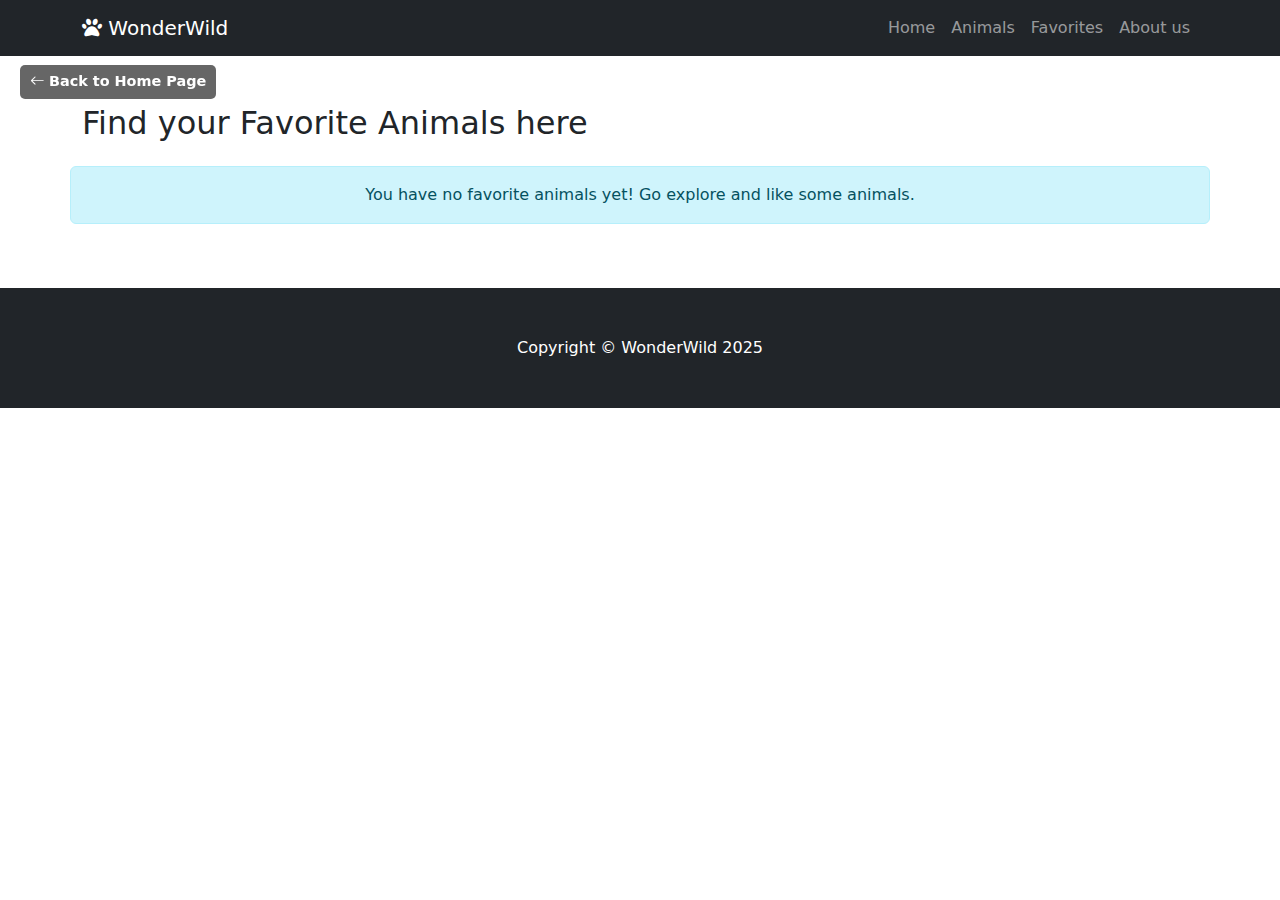
<file: favorite.html>
<!DOCTYPE html>
<html lang="en">

<head>
    <meta charset="utf-8" />
    <meta name="viewport" content="width=device-width, initial-scale=1, shrink-to-fit=no" />
    <title>WonderWild: Your Favorites</title>
    <link rel="stylesheet" href="css/styles.css" />
    <link rel="stylesheet" href="https://cdn.jsdelivr.net/npm/bootstrap-icons@1.10.5/font/bootstrap-icons.css">
    <link rel="stylesheet" href="https://cdnjs.cloudflare.com/ajax/libs/font-awesome/6.4.0/css/all.min.css">
</head>

<body data-continent="Africa">
    <div id="navbar-placeholder"></div>

    <a href="/index.html" style="position: fixed; top: 65px; left: 20px; z-index: 1000; 
          background-color: rgba(0,0,0,0.6); color: white; 
          padding: 6px 10px; border-radius: 5px; text-decoration: none; 
          font-weight: bold; font-size: 0.9rem;">
        <i class="bi bi-arrow-left"></i> Back to Home Page
    </a>

    <div class="container my-5">
        <h2 class="mb-4">Find your Favorite Animals here</h2>
        <div id="favorites-section" class="row"></div>
    </div>

    <footer class="py-5 bg-dark">
        <div class="container">
            <p class="m-0 text-center text-white">Copyright &copy; WonderWild 2025</p>
        </div>
    </footer>

    <script>
        // Load navbar
        fetch("components/nav.html")
            .then(res => res.text())
            .then(html => document.getElementById("navbar-placeholder").innerHTML = html);
    </script>

    <script src="../js/favorite.js"></script>
</body>

</html>
</file>
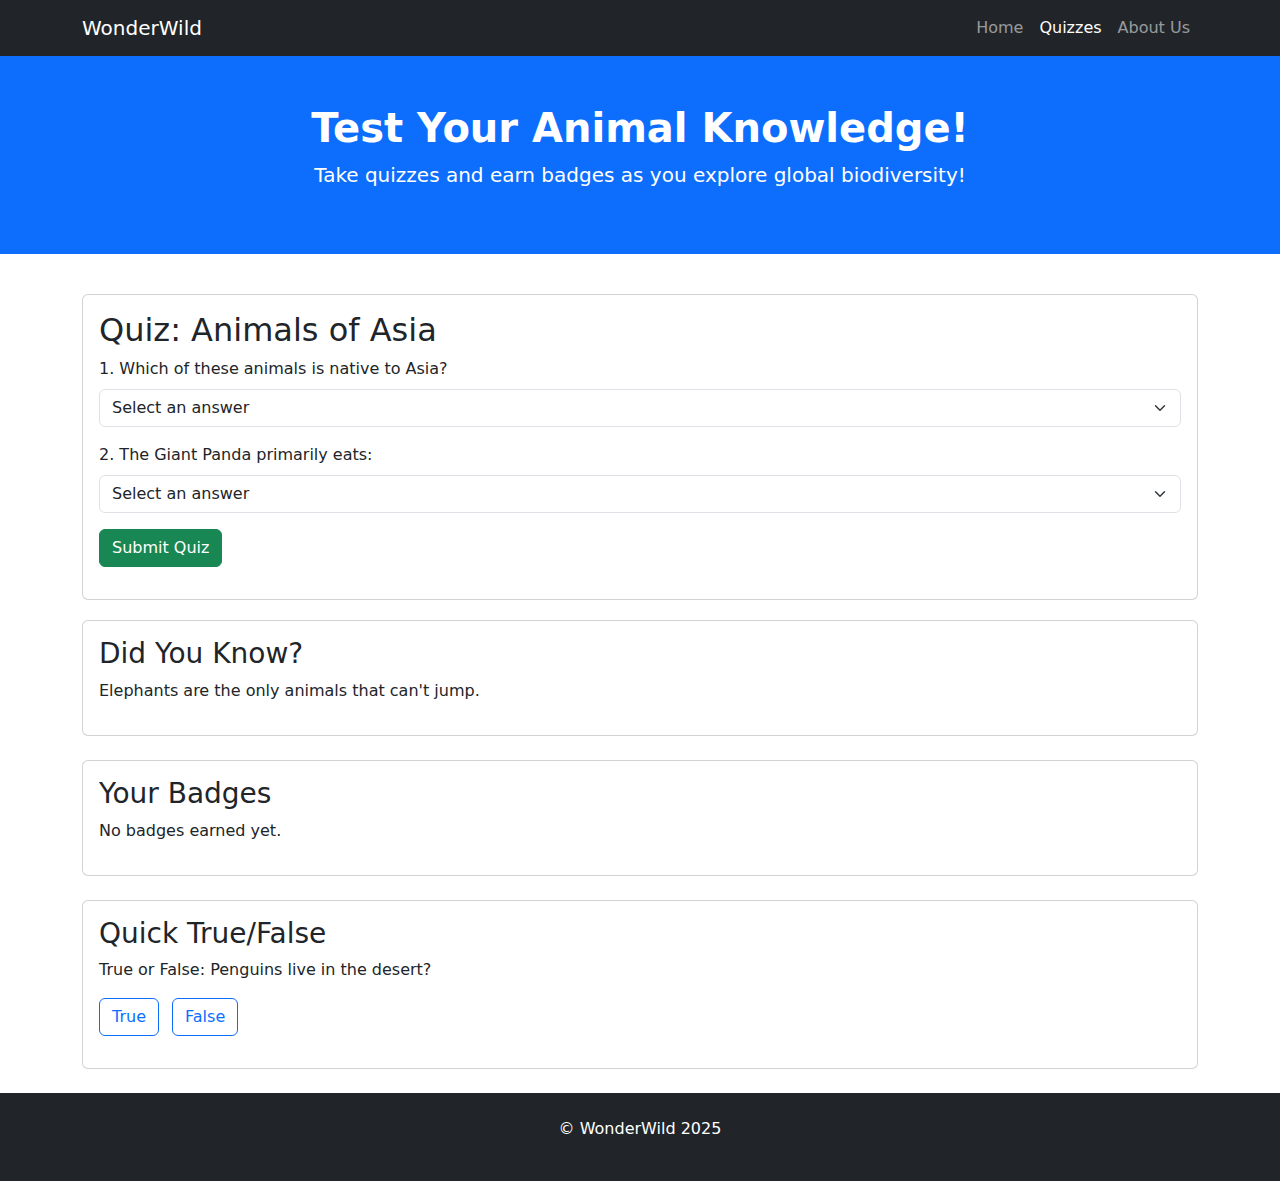
<file: Quizzes.html>
<!DOCTYPE html>
<html lang="en">
<head>
    <meta charset="UTF-8">
    <meta name="viewport" content="width=device-width, initial-scale=1.0">
    <title>WonderWild Quizzes</title>
    <!-- Favicon -->
    <link rel="icon" type="image/x-icon" href="assets/favicon.ico" />
    <!-- Global Stylesheet -->
    <link rel="stylesheet" href="css/styles.css">
    <!-- Bootstrap -->
    <link href="https://cdn.jsdelivr.net/npm/bootstrap@5.2.3/dist/css/bootstrap.min.css" rel="stylesheet">
    <!-- Custom Quiz Styles -->
    <style>
        .quiz-container { margin-top: 40px; }
        .quiz-card { margin-bottom: 20px; }
        .feedback { font-weight: bold; margin-top: 10px; }
        .badge-earned { background-color: #0d6efd; color: white; }
    </style>
</head>
<body>
    <!-- Navbar -->
    <nav class="navbar navbar-expand-lg navbar-dark bg-dark">
        <div class="container">
            <a class="navbar-brand" href="index.html">WonderWild</a>
            <button class="navbar-toggler" type="button" data-bs-toggle="collapse" data-bs-target="#navbarNav"
                aria-controls="navbarNav" aria-expanded="false" aria-label="Toggle navigation">
                <span class="navbar-toggler-icon"></span>
            </button>
            <div class="collapse navbar-collapse" id="navbarNav">
                <ul class="navbar-nav ms-auto">
                    <li class="nav-item"><a class="nav-link" href="index.html">Home</a></li>
                    <li class="nav-item"><a class="nav-link active" href="Quizzes.html">Quizzes</a></li>
                    <li class="nav-item"><a class="nav-link" href="about.html">About Us</a></li>
                </ul>
            </div>
        </div>
    </nav>

    <!-- Page Header -->
    <header class="py-5 text-center bg-primary text-white">
        <h1 class="fw-bold">Test Your Animal Knowledge!</h1>
        <p class="lead">Take quizzes and earn badges as you explore global biodiversity!</p>
    </header>

    <!-- Main Quiz Content -->
    <div class="container quiz-container">
        <!-- Quiz Block 1 -->
        <div class="card quiz-card">
            <div class="card-body">
                <h2 class="card-title">Quiz: Animals of Asia</h2>
                <form id="quizAsia">
                    <div class="mb-3">
                        <label for="q1" class="form-label">1. Which of these animals is native to Asia?</label>
                        <select id="q1" class="form-select">
                            <option value="">Select an answer</option>
                            <option value="tiger">Tiger</option>
                            <option value="lion">Lion</option>
                            <option value="penguin">Penguin</option>
                        </select>
                    </div>
                    <div class="mb-3">
                        <label for="q2" class="form-label">2. The Giant Panda primarily eats:</label>
                        <select id="q2" class="form-select">
                            <option value="">Select an answer</option>
                            <option value="bamboo">Bamboo</option>
                            <option value="fish">Fish</option>
                            <option value="insects">Insects</option>
                        </select>
                    </div>
                    <button type="button" class="btn btn-success" onclick="checkQuiz()">Submit Quiz</button>
                    <p id="feedback" class="feedback"></p>
                </form>
            </div>
        </div>

        <!-- Fun Fact Block -->
        <div class="card mb-4">
            <div class="card-body">
                <h3>Did You Know?</h3>
                <p id="funFact">Loading a random animal fact...</p>
            </div>
        </div>

        <!-- Badge Block -->
        <div class="card mb-4">
            <div class="card-body">
                <h3>Your Badges</h3>
                <p id="badges">No badges earned yet.</p>
            </div>
        </div>

        <!-- Another Quiz or Interactive Section -->
        <div class="card mb-4">
            <div class="card-body">
                <h3>Quick True/False</h3>
                <p>True or False: Penguins live in the desert?</p>
                <button class="btn btn-outline-primary me-2" onclick="checkTF(true)">True</button>
                <button class="btn btn-outline-primary" onclick="checkTF(false)">False</button>
                <p id="tfFeedback" class="feedback"></p>
            </div>
        </div>
    </div>

    <!-- Footer -->
    <footer class="py-4 bg-dark text-white text-center">
        <p>&copy; WonderWild 2025</p>
    </footer>

    <!-- Bootstrap JS -->
    <script src="https://cdn.jsdelivr.net/npm/bootstrap@5.2.3/dist/js/bootstrap.bundle.min.js"></script>
    <!-- Custom JS -->
    <script>
        // Fun facts array
        const funFacts = [
            "Elephants are the only animals that can't jump.",
            "A group of flamingos is called a 'flamboyance'.",
            "Sloths can hold their breath longer than dolphins.",
            "Koalas sleep up to 22 hours a day."
        ];

        // Display random fun fact
        document.getElementById('funFact').innerText = funFacts[Math.floor(Math.random() * funFacts.length)];

        // Quiz scoring
        function checkQuiz() {
            let score = 0;
            const q1 = document.getElementById('q1').value;
            const q2 = document.getElementById('q2').value;

            if(q1 === "tiger") score++;
            if(q2 === "bamboo") score++;

            let feedbackText = `You scored ${score}/2! `;
            if(score === 2) {
                feedbackText += "Congratulations! You've earned the Asia Expert badge!";
                document.getElementById('badges').innerHTML = '<span class="badge badge-earned">Asia Expert</span>';
            }
            document.getElementById('feedback').innerText = feedbackText;
        }

        // True/False quiz
        function checkTF(answer) {
            const correct = false; // penguins do not live in deserts
            const feedbackEl = document.getElementById('tfFeedback');
            if(answer === correct) feedbackEl.innerText = "Correct! Penguins do not live in deserts.";
            else feedbackEl.innerText = "Incorrect. Penguins are adapted to cold or aquatic regions.";
        }
    </script>
</body>
</html>
</file>
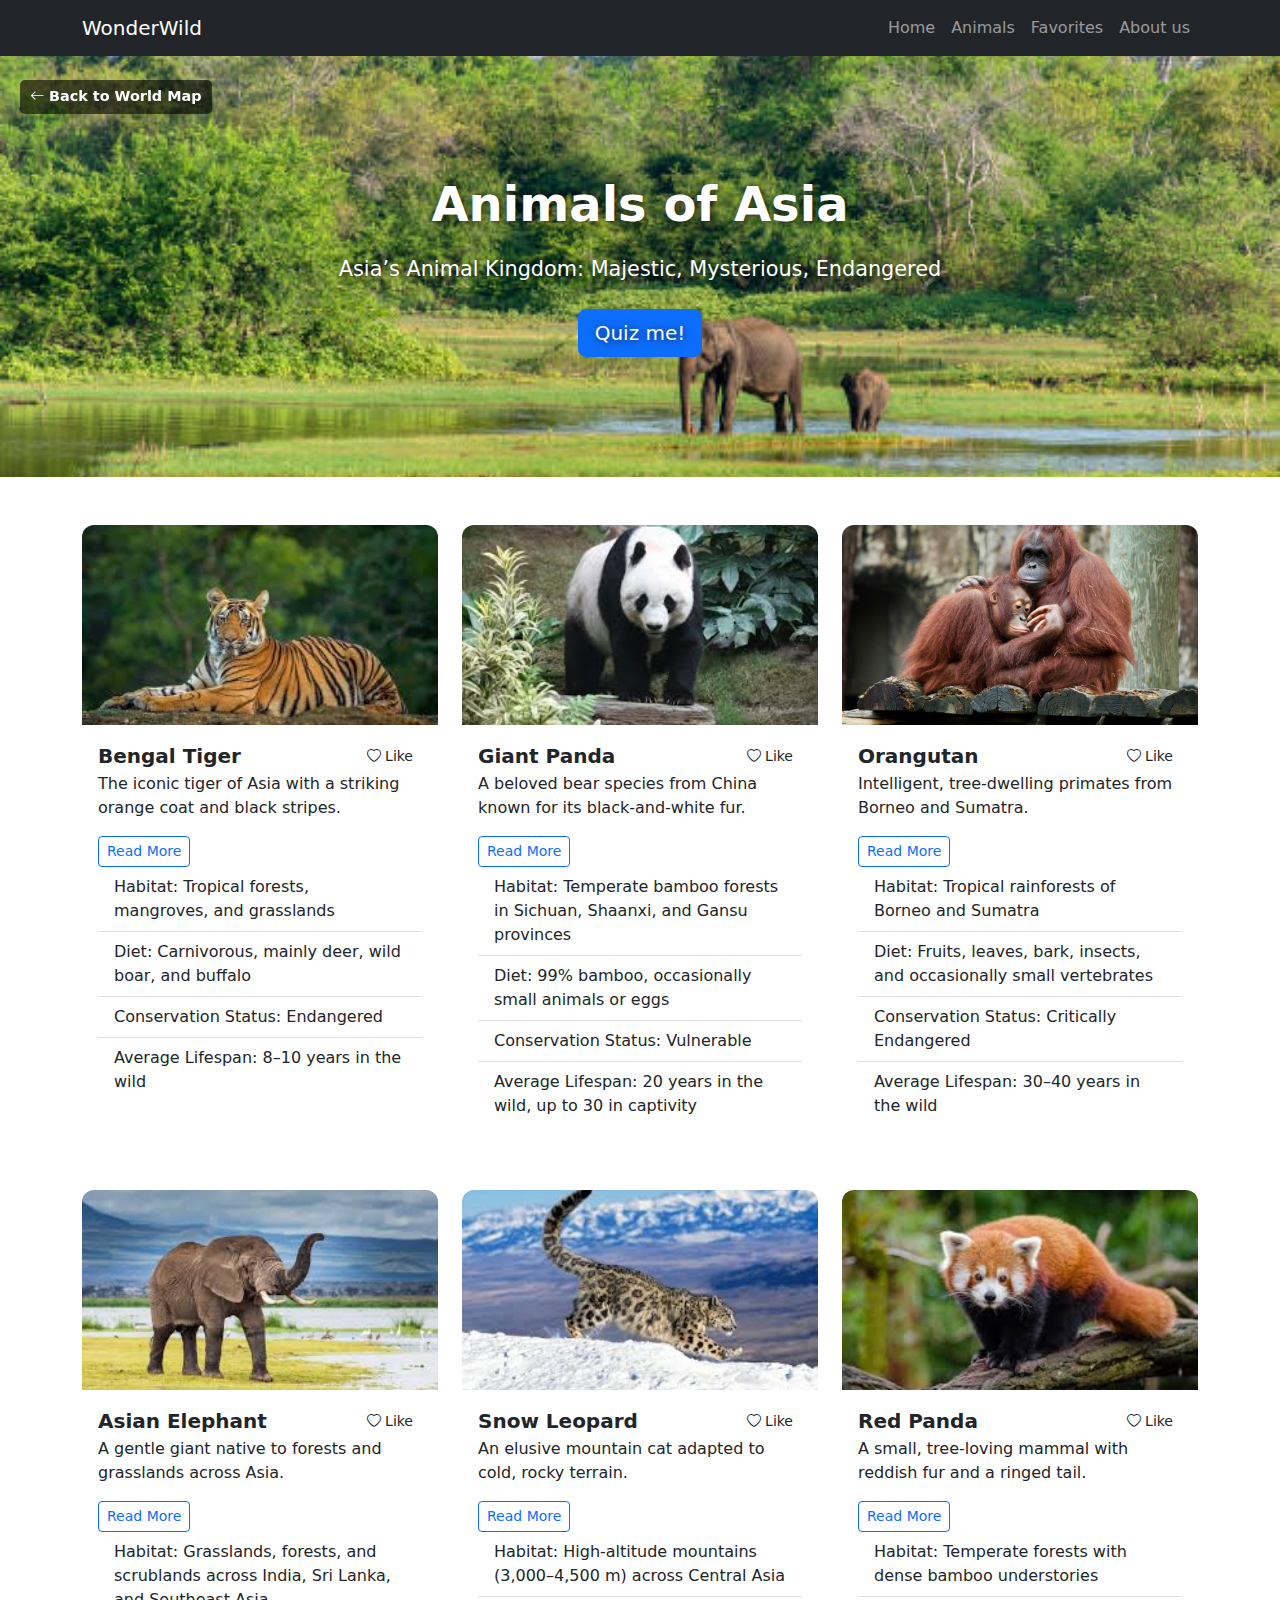
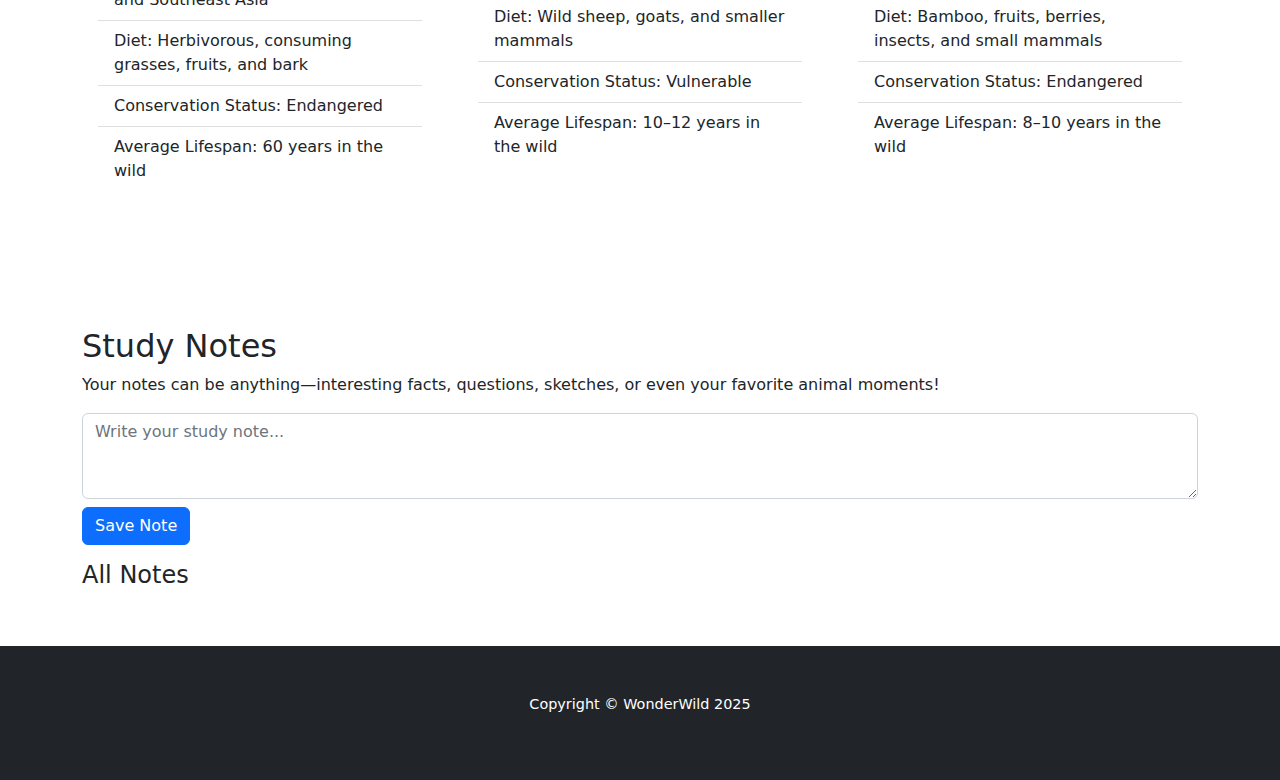
<file: animals/asia.html>
<!DOCTYPE html>
<html lang="en">

<head>
    <meta charset="UTF-8">
    <meta name="viewport" content="width=device-width, initial-scale=1.0">
    <title>Asia Wildlife</title>
    <link rel="stylesheet" href="../css/styles.css">
    <link rel="stylesheet" href="../css/animals.css">
    <link rel="stylesheet" href="https://cdn.jsdelivr.net/npm/bootstrap-icons@1.10.5/font/bootstrap-icons.css">
</head>


<body data-continent="asia">
    <!-- Navbar -->
    <div id="navbar-placeholder"></div>

    <!-- Back to World Map -->
    <a href="../animals.html" style="position: fixed; top: 80px; left: 20px; z-index: 1000; 
          background-color: rgba(0,0,0,0.6); color: white; 
          padding: 6px 10px; border-radius: 5px; text-decoration: none; 
          font-weight: bold; font-size: 0.9rem;">
        <i class="bi bi-arrow-left"></i> Back to World Map
    </a>


    <!-- Hero Section -->
    <section class="hero text-white text-center"
        style="background-image: url('../assets/asia.jpg'); background-size: cover; background-position: center; padding: 120px 0;">
        <div class="container">
            <h1 class="display-4 fw-bold">Animals of Asia</h1>
            <p class="lead mb-4">Asia’s Animal Kingdom: Majestic, Mysterious, Endangered</p>
            <a href="../quiz/quiz-as.html" class="btn btn-primary btn-lg">Quiz me!</a>
        </div>
    </section>

    <!-- Animals Card Section -->
    <section id="animals-section" class="container py-5">
        <div class="row g-4"></div>
    </section>

    <!-- Comment Section -->
    <section class="container my-5">
        <h2>Study Notes</h2>
        <p>Your notes can be anything—interesting facts, questions, sketches, or even your favorite animal moments!</p>

        <div class="mb-3">
            <textarea id="note-input" class="form-control" rows="3" placeholder="Write your study note..."></textarea>
            <button id="save-note" class="btn btn-primary mt-2">Save Note</button>
        </div>

        <h4>All Notes</h4>
        <ul id="notes-list" class="list-group"></ul>
    </section>



    <!-- Footer -->
    <footer class="py-5 bg-dark text-white text-center">
        <p>Copyright &copy; WonderWild 2025</p>
    </footer>

    <script>
        fetch("../components/nav.html")
            .then(res => res.text())
            .then(html => document.getElementById("navbar-placeholder").innerHTML = html);
    </script>
    <script src="../js/animals.js"></script>
    <script src="../js/load_animals.js"></script>
    <script src="../js/notes.js"></script>
    <script src="../js/animals.js"></script>
</body>

</html>
</file>
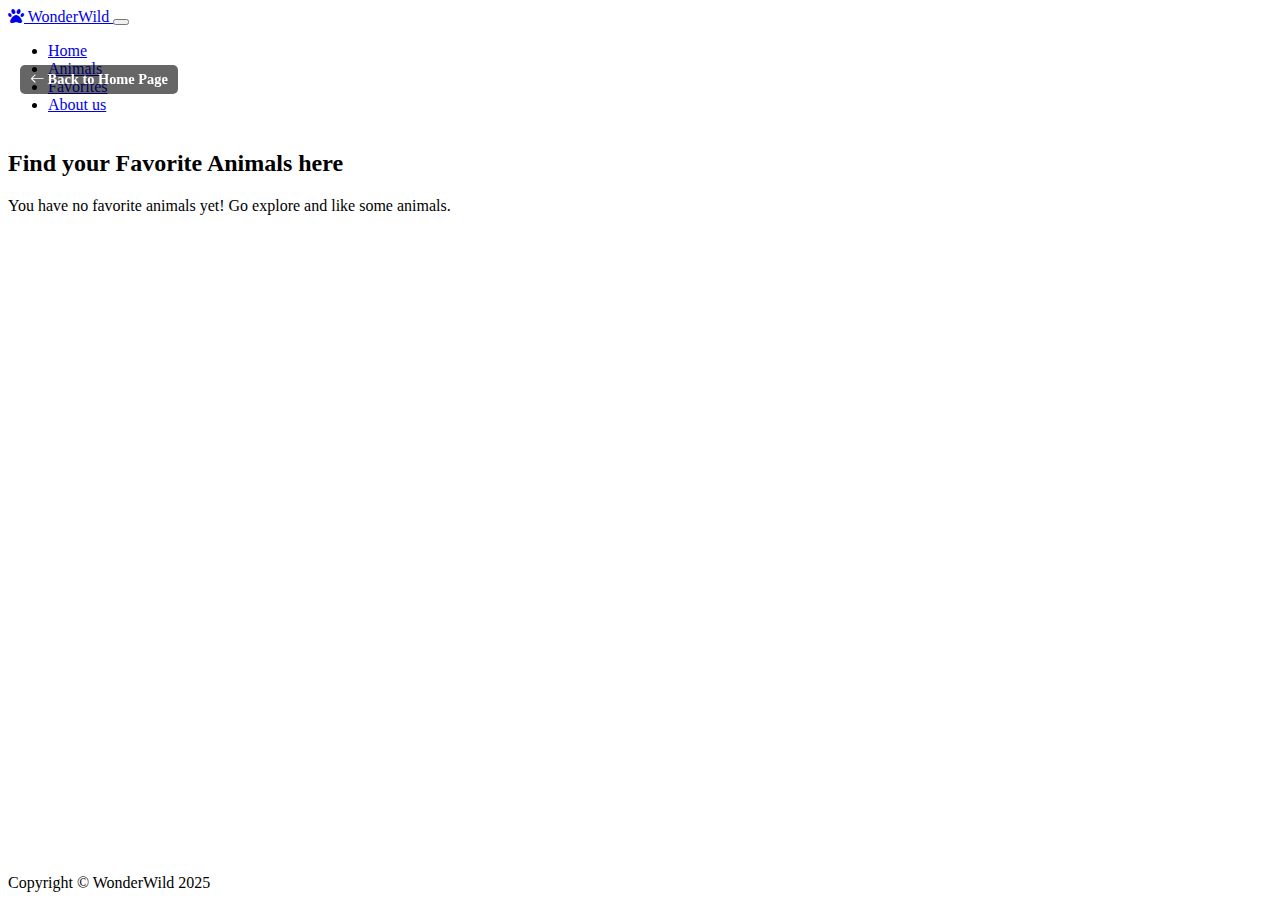
<file: p7/favorite.html>
<!DOCTYPE html>
<html lang="en">

<head>
    <meta charset="utf-8" />
    <meta name="viewport" content="width=device-width, initial-scale=1, shrink-to-fit=no" />
    <title>WonderWild: Your Favorites</title>
    <link rel="stylesheet" href="css/styles.css" />
    <link rel="stylesheet" href="https://cdn.jsdelivr.net/npm/bootstrap-icons@1.10.5/font/bootstrap-icons.css">
    <link rel="stylesheet" href="https://cdnjs.cloudflare.com/ajax/libs/font-awesome/6.4.0/css/all.min.css">
</head>

<body data-continent="Africa">
    <div id="navbar-placeholder"></div>

    <a href="index.html" style="position: fixed; top: 65px; left: 20px; z-index: 1000; 
          background-color: rgba(0,0,0,0.6); color: white; 
          padding: 6px 10px; border-radius: 5px; text-decoration: none; 
          font-weight: bold; font-size: 0.9rem;">
        <i class="bi bi-arrow-left"></i> Back to Home Page
    </a>

    <div class="container my-5">
        <h2 class="mb-4">Find your Favorite Animals here</h2>
        <div id="favorites-section" class="row"></div>
    </div>

    <footer class="py-5 bg-dark">
        <div class="container">
            <p class="m-0 text-center text-white">Copyright &copy; WonderWild 2025</p>
        </div>
    </footer>

    <script>
        // Load navbar
        fetch("components/nav.html")
            .then(res => res.text())
            .then(html => document.getElementById("navbar-placeholder").innerHTML = html);
    </script>

    <script src="../js/favorite.js"></script>
</body>

</html>
</file>
<file: css/animals.css>
.hero {
    position: relative;
    color: white;
    text-shadow: 1px 1px 8px rgba(0,0,0,0.7);
}

.hero .hero-content {
    background: rgba(0, 0, 0, 0.4); 
    display: inline-block;
    padding: 40px;
    border-radius: 15px;
}

.hero h1 {
    font-size: 3rem;
    font-weight: 700;
    margin-bottom: 20px;
}

.hero p {
    font-size: 1.3rem;
    margin-bottom: 25px;
}

/* Button Hover Effect in Hero */
.hero .btn-primary {
    transition: all 0.3s ease;
}

.hero .btn-primary:hover {
    background-color: #0069d9;
    transform: translateY(-3px);
    box-shadow: 0 5px 15px rgba(0,0,0,0.3);
}

/* Animals Card Grid */
#animals-section h2 {
    font-weight: 600;
}

#animals-section .card {
    border: none;
    border-radius: 12px;
    transition: transform 0.3s, box-shadow 0.3s;
}

#animals-section .card:hover {
    transform: translateY(-5px);
    box-shadow: 0 10px 25px rgba(0,0,0,0.2);
}

#animals-section .card-img-top {
    border-top-left-radius: 12px;
    border-top-right-radius: 12px;
    height: 200px;
    object-fit: cover;
}

#animals-section .card-body h5 {
    font-weight: 600;
}

/* Ecosystem Section */
.ecosystem h2 {
    font-weight: 600;
}

.ecosystem img {
    transition: transform 0.3s, filter 0.3s;
}

.ecosystem img:hover {
    transform: scale(1.05);
    filter: brightness(1.1);
}

.ecosystem h3 {
    margin-top: 10px;
    font-weight: 600;
}

.ecosystem p {
    font-size: 0.95rem;
    color: #555;
}

/* Footer */
footer {
    font-size: 0.9rem;
}

/* Responsive adjustments */
@media (max-width: 768px) {
    .hero h1 {
        font-size: 2.2rem;
    }
    .hero p {
        font-size: 1.1rem;
    }
}
</file>
<file: p7/css/styles.css>
body {
    min-height: 100vh;
    display: flex;
    flex-direction: column;
}

footer {
    margin-top: auto;
}
</file>
